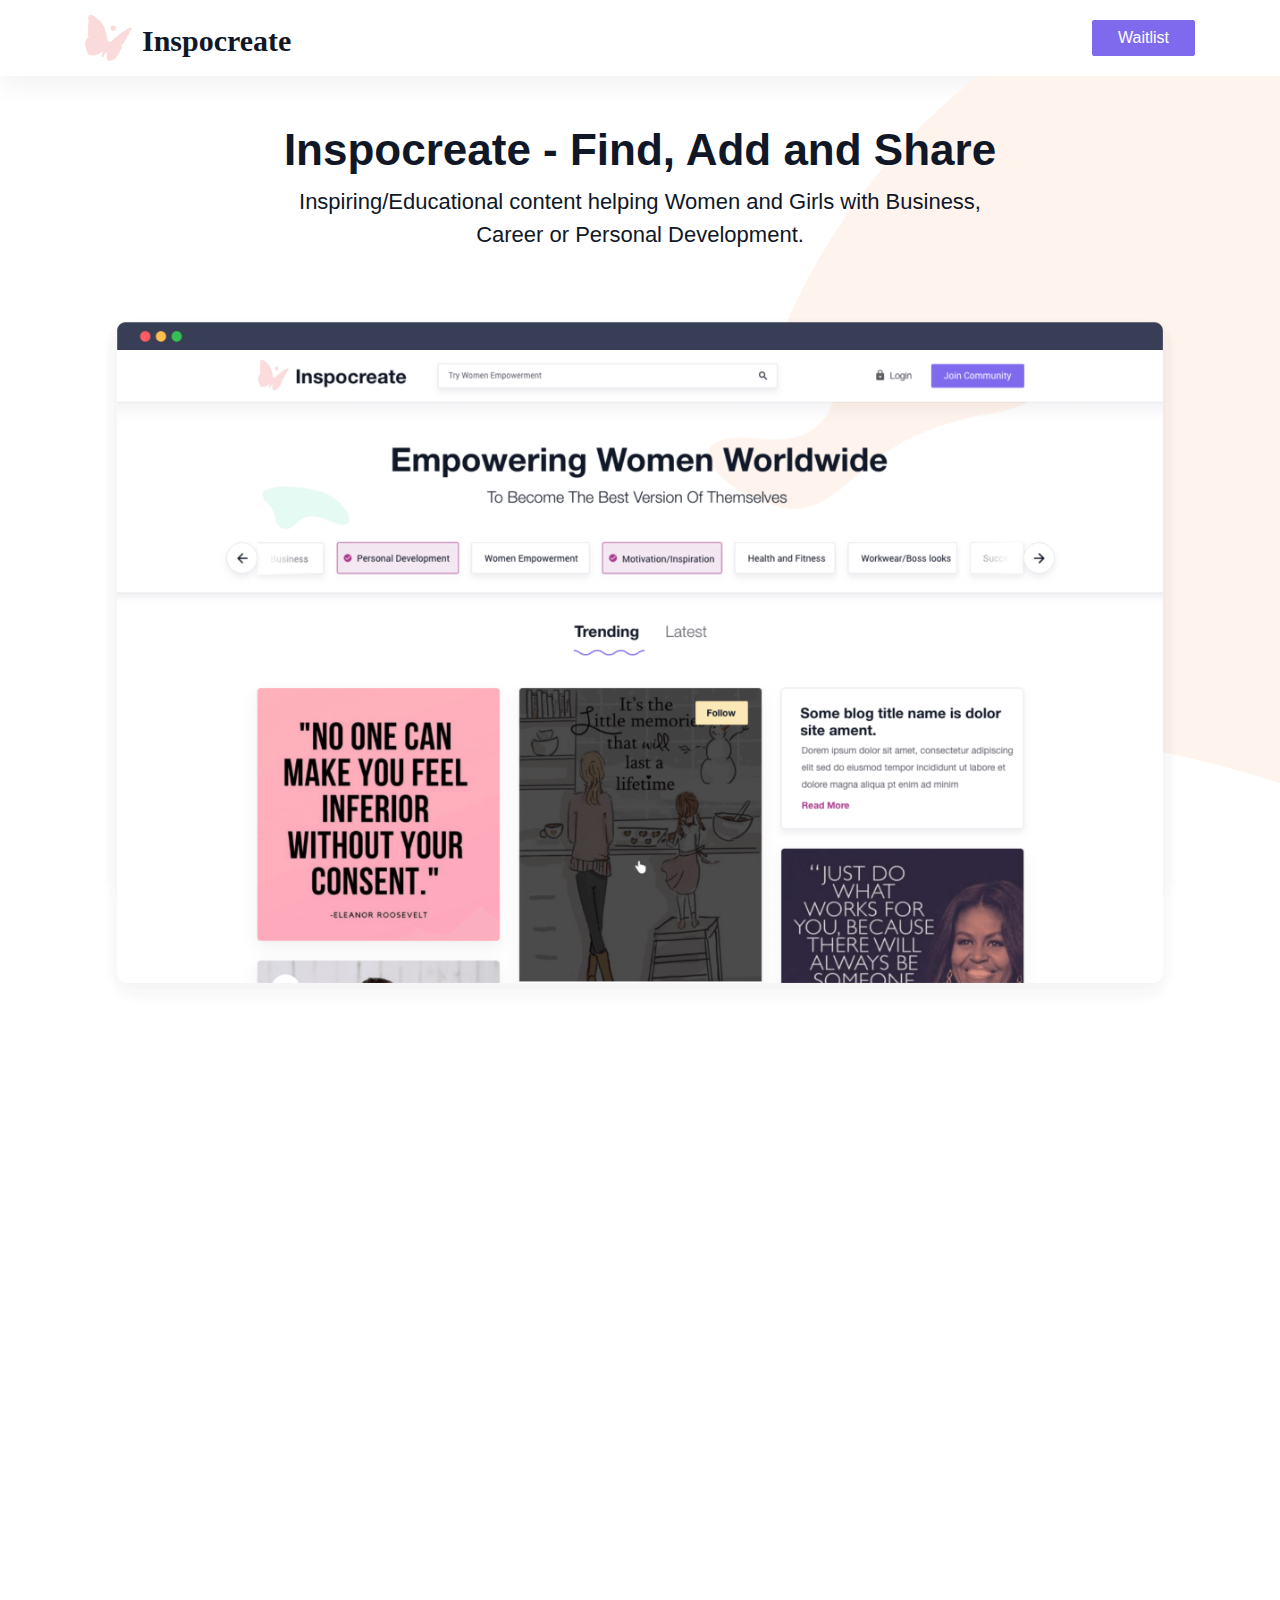
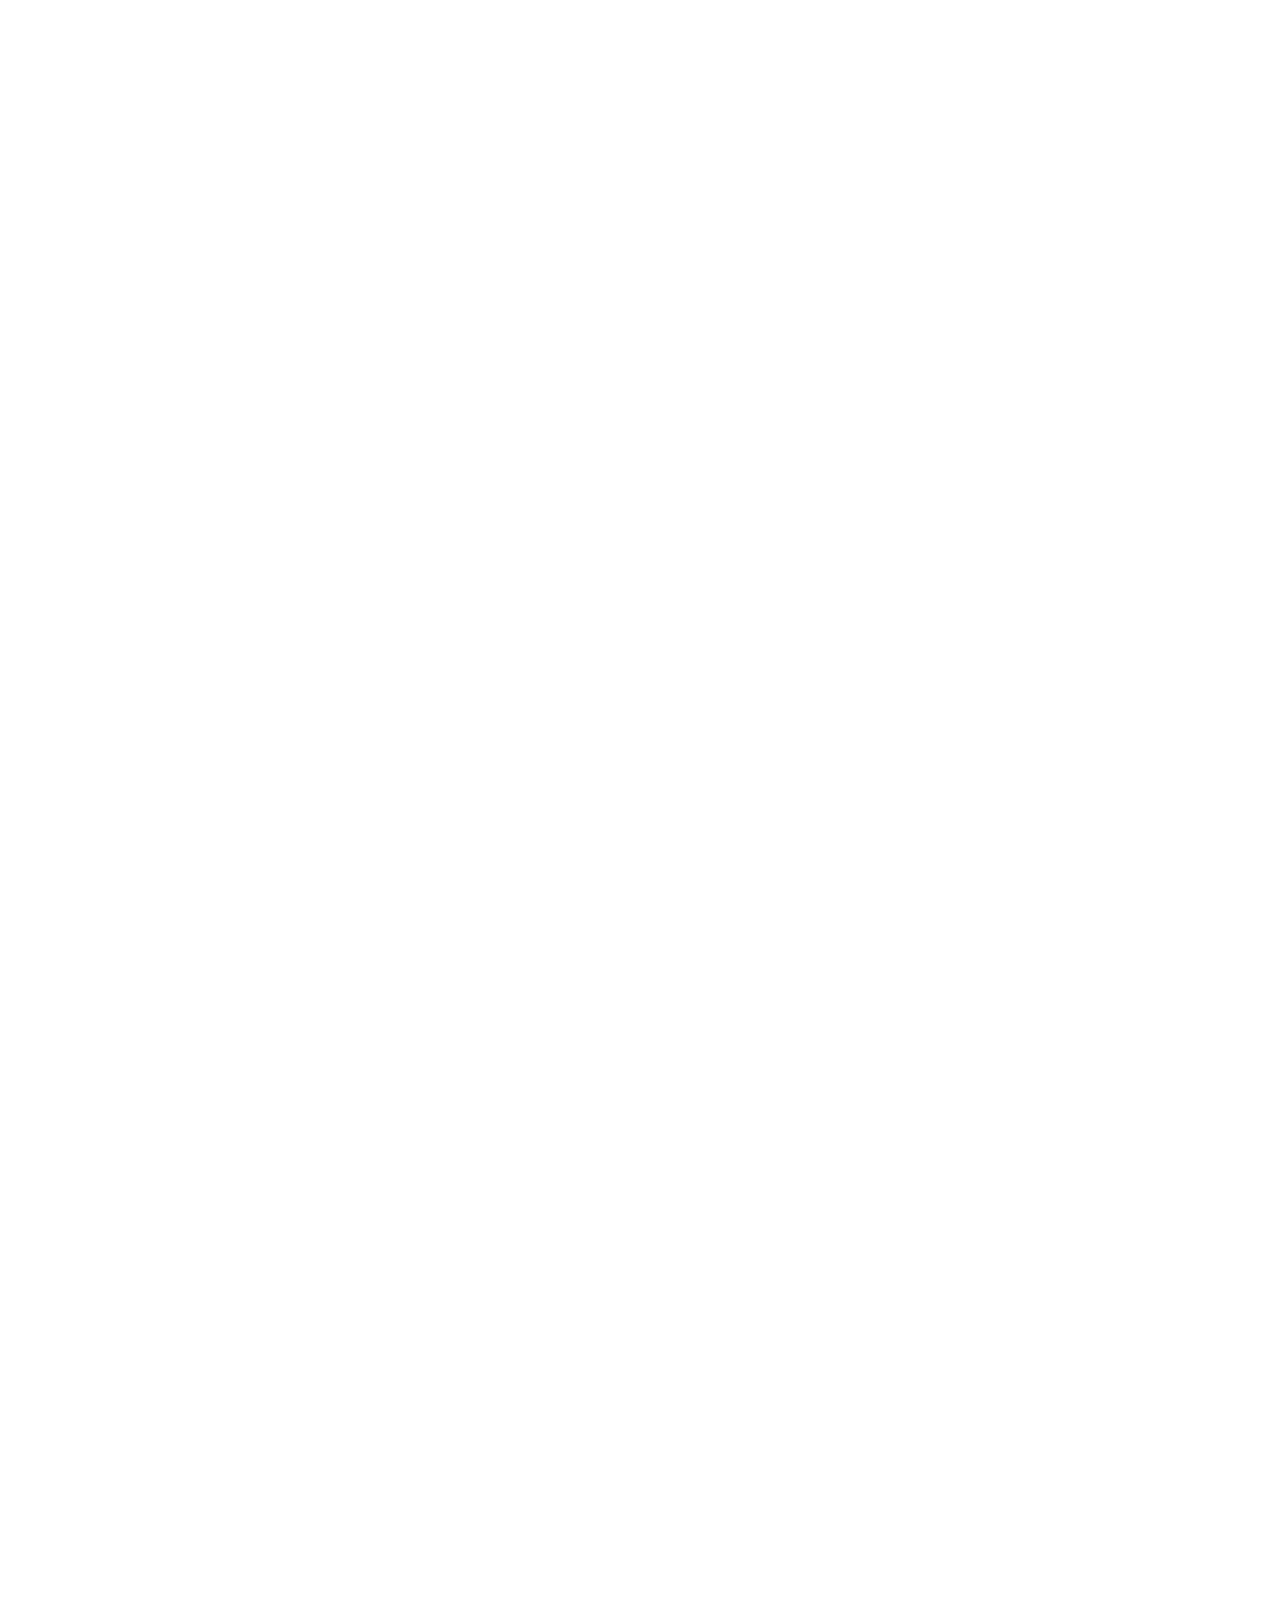
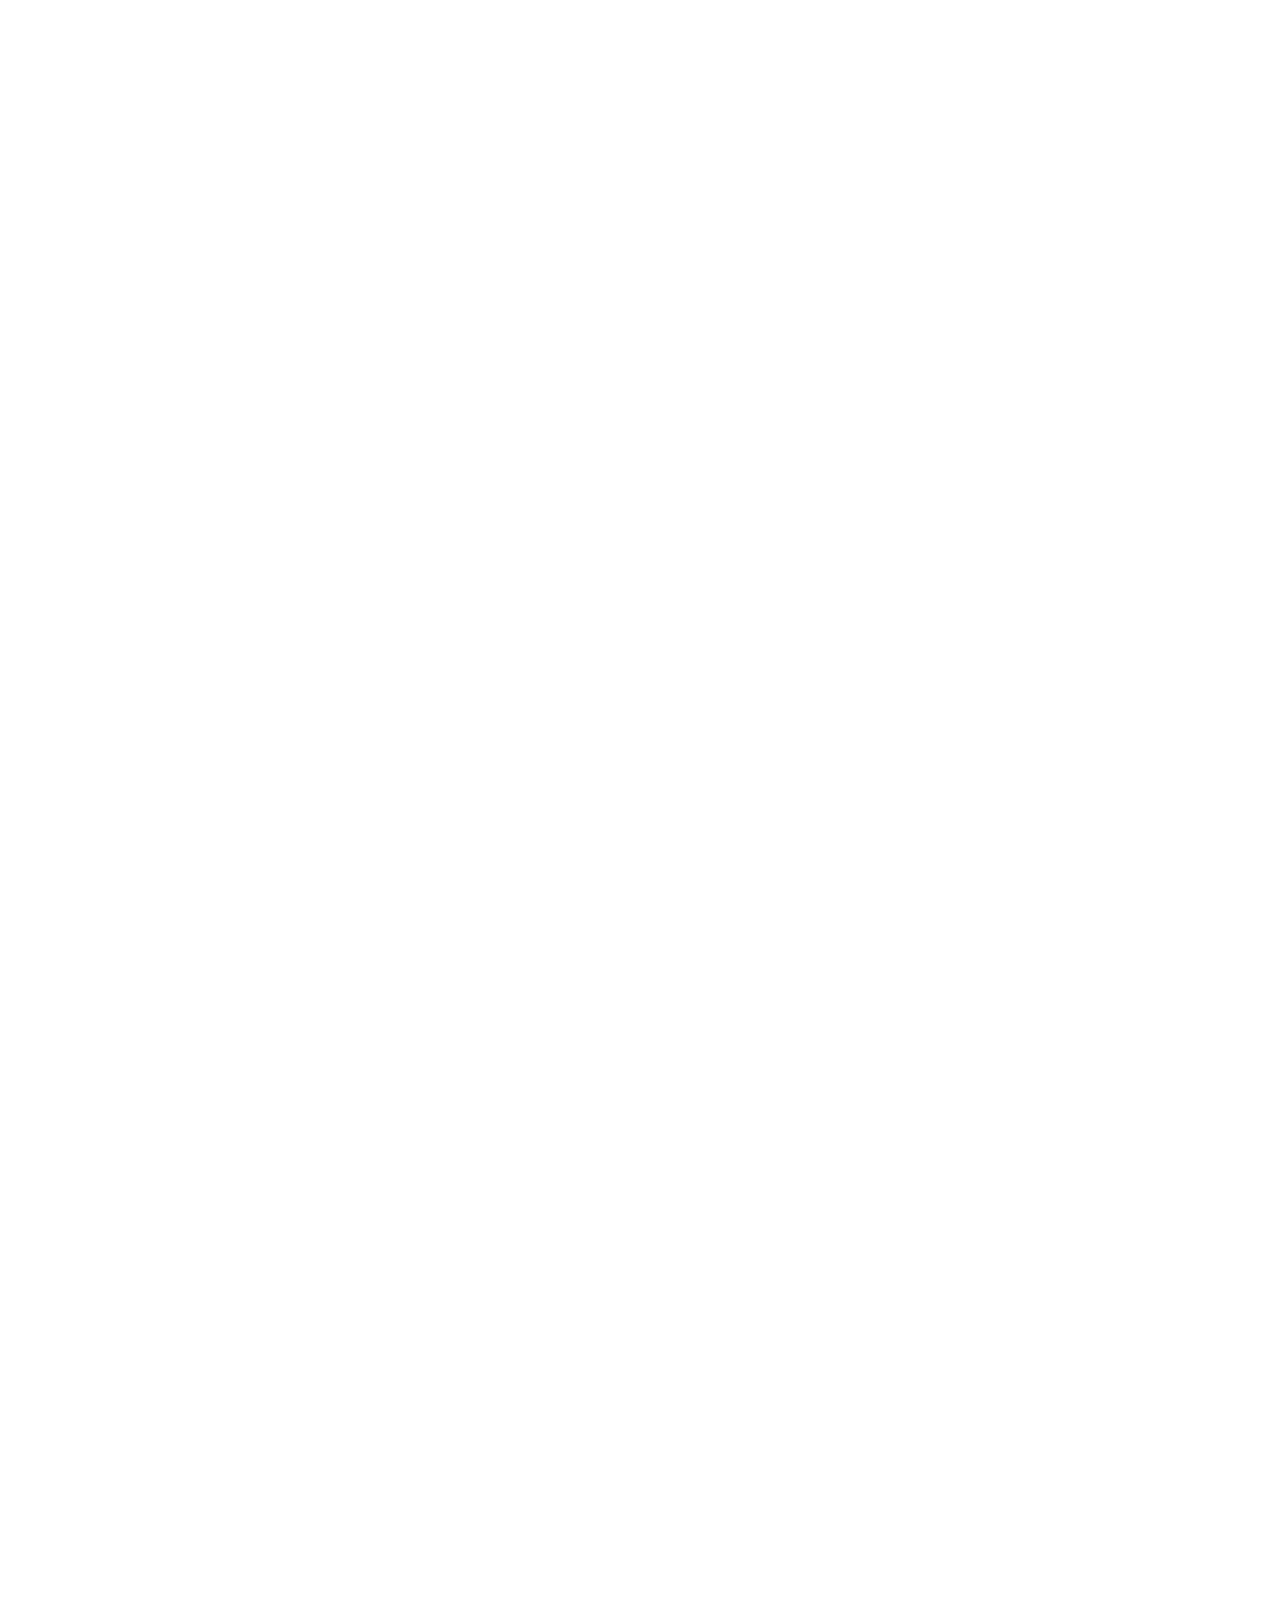
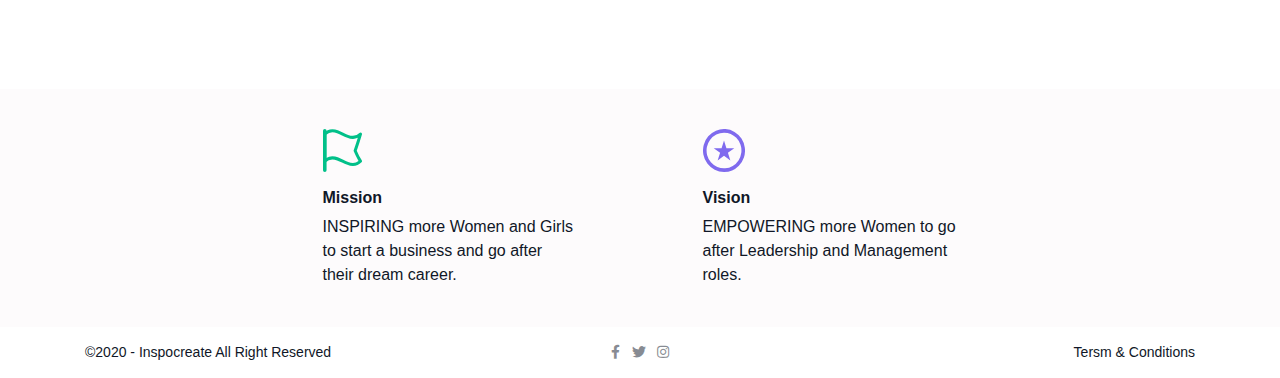
<file: index.html>
<!doctype html>
<html lang="en">
    <head>
        <!-- Required meta tags -->
        <meta charset="utf-8">
        <meta name="viewport" content="width=device-width, initial-scale=1, shrink-to-fit=no">

        <link rel="stylesheet" href="css/bootstrap.min.css" media="all" />
        <link rel="stylesheet" href="css/all.min.css" media="all" />
        <link rel="stylesheet" href="css/animate.min.css" media="all" />

        <link rel="stylesheet" href="css/colors.css" media="all" />
        <link rel="stylesheet" href="css/style.css" media="all" />
        <link rel="stylesheet" href="css/responsive.css" media="all" />

        <link rel="icon" href="img/favicon.svg" type="image/svg+xml" sizes="any" />

        <title>Inspocreate</title>
    </head>
    <body>
        <div class="ins-wrap">
            <!--Header Section Start-->
            <header class="ins-header">
                <div class="container">
                    <div class="row row-cols-2 align-items-center">
                        <div class="col">
                            <a class="ins-logo" href="index.html">
                                <img src="img/logo.svg" alt="logo">
                            </a>
                        </div>
                        <div class="col text-right">
                            <a class="btn btn-primary ins-btn" href="#waitlist" type="button">Waitlist</a>
                        </div>
                    </div>
                </div>
            </header>
            <!--Header Section End-->

            <!--Main Start-->
            <main>
                <!--Banner Section Start-->
                <section class="pt-5 ins-bg-shape">
                    <div class="container">
                        <div class="row justify-content-center">
                            <div class="col-lg-10 col-xl-8">
                                <div class="ins-infobox ins-text-dark mb-5 text-center wow fadeInUp">
                                    <h2 class="ins-title">Inspocreate - Find, Add and Share</h2>
                                    <p class="ins-text">Inspiring/Educational content helping Women and Girls with Business, Career or Personal Development.</p>
                                </div>
                            </div>
                            <div class="col-12">
                                <figure class="mb-0 wow fadeInUp">
                                    <img src="img/web-preview.png" alt="">
                                </figure>
                            </div>
                        </div>
                    </div>
                </section>
                <!--Banner Section End-->

                <!--About Section Start-->
                <section class="py-5">
                    <div class="container">
                        <div class="row align-items-center">
                            <div class="col-md-6">
                                <div class="ins-infobox ins-text-dark text-center text-md-left mb-5 mb-md-0 wow fadeInUp">
                                    <h2 class="ins-subtitle">About Inspocreate</h2>
                                    <p class="ins-tex">A one-stop platform where users and businesses can 
                                        find/add/share inspiring/educational Content helping 
                                        women and girls with business, career or personal 
                                        development.</p>
                                    <p class="ins-text">Inspiring Woman/Girls Worldwide to
                                        Become the Best Version of Themselves</p>
                                </div>
                            </div>
                            <div class="col-md-6 col-lg-5 offset-lg-1">
                                <figure class="mb-0 wow fadeInUp">
                                    <img src="img/team-network.svg" alt="">
                                </figure>
                            </div>
                        </div>
                    </div>
                </section>
                <!--About Section End-->
                
                <!--How It Works? Section Start-->
                <section class="py-5">
                    <div class="container">
                        <div class="row">
                            <div class="col">
                                <h2 class="ins-subtitle text-center mb-3 wow fadeInUp">How It Works?</h2>
                            </div>
                        </div>
                        <div class="row justify-content-center">
                            <div class="col-xl-10">
                                <div class="ins-timeline-wrap ins-ver-separator wow fadeInUp">
                                    <div class="ins-timeline-item wow fadeInLeft" data-wow-delay="0.6s">
                                        <div class="row row-cols-1 row-cols-md-2 flex-column flex-md-row align-items-center">
                                            <div class="col">
                                                <figure class="ins-timeline-img border rounded d-flex justify-content-center align-items-center mx-auto mr-md-0 mb-3 mb-md-0">
                                                    <img src="img/search-o.svg" alt="">
                                                </figure>
                                            </div>
                                            <div class="col">
                                                <div class="ins-timeline-content-box text-center text-md-left">
                                                    <h3 class="ins-timeline-counter">01</h3>
                                                    <p>Find Inspiring/Educational content based on your interest</p>
                                                </div>
                                            </div>
                                        </div>
                                    </div>
                                    <div class="ins-timeline-item wow fadeInRight" data-wow-delay="0.6s">
                                        <div class="row row-cols-1 row-cols-md-2 flex-column flex-md-row-reverse align-items-center">
                                            <div class="col">
                                                <figure class="ins-timeline-img border rounded d-flex justify-content-center align-items-center mx-auto ml-md-0 mb-3 mb-md-0">
                                                    <img src="img/file-o.svg" alt="">
                                                </figure>
                                            </div>
                                            <div class="col">
                                                <div class="ins-timeline-content-box text-center text-md-right">
                                                    <h3 class="ins-timeline-counter">02</h3>
                                                    <p>Add Inspiring/Educational 
                                                        content directly to INSPOCREATE </p>
                                                </div>
                                            </div>
                                        </div>
                                    </div>
                                    <div class="ins-timeline-item wow fadeInLeft" data-wow-delay="0.6s">
                                        <div class="row row-cols-1 row-cols-md-2 flex-column flex-md-row align-items-center">
                                            <div class="col">
                                                <figure class="ins-timeline-img border rounded d-flex justify-content-center align-items-center mx-auto mr-md-0 mb-3 mb-md-0">
                                                    <img src="img/share-o.svg" alt="">
                                                </figure>
                                            </div>
                                            <div class="col">
                                                <div class="ins-timeline-content-box text-center text-md-left">
                                                    <h3 class="ins-timeline-counter">03</h3>
                                                    <p>Share Inspiring/Educational content 
                                                        from other sites to INSPOCREATE</p>
                                                </div>
                                            </div>
                                        </div>
                                    </div>
                                    <div class="ins-timeline-item wow fadeInRight" data-wow-delay="0.6s">
                                        <div class="row row-cols-1 row-cols-md-2 flex-column flex-md-row-reverse align-items-center">
                                            <div class="col">
                                                <figure class="ins-timeline-img border rounded d-flex justify-content-center align-items-center mx-auto ml-md-0 mb-3 mb-md-0">
                                                    <img src="img/alert-o.svg" alt="">
                                                </figure>
                                            </div>
                                            <div class="col">
                                                <div class="ins-timeline-content-box text-center text-md-right">
                                                    <h3 class="ins-timeline-counter">04</h3>
                                                    <p>We recommend users and content
                                                        to follow based on your interests</p>
                                                </div>
                                            </div>
                                        </div>
                                    </div>
                                    <div class="ins-timeline-item wow fadeInLeft" data-wow-delay="0.6s">
                                        <div class="row row-cols-1 row-cols-md-2 flex-column flex-md-row align-items-center">
                                            <div class="col">
                                                <figure class="ins-timeline-img border rounded d-flex justify-content-center align-items-center mx-auto mr-md-0 mb-3 mb-md-0">
                                                    <img src="img/send-o.svg" alt="">
                                                </figure>
                                            </div>
                                            <div class="col">
                                                <div class="ins-timeline-content-box text-center text-md-left">
                                                    <h3 class="ins-timeline-counter">05</h3>
                                                    <p>Get Inspirational and Education content 
                                                        sent directly to you based on your interests</p>
                                                </div>
                                            </div>
                                        </div>
                                    </div>
                                    <div class="ins-timeline-item wow fadeInRight" data-wow-delay="0.6s">
                                        <div class="row row-cols-1 row-cols-md-2 flex-column flex-md-row-reverse align-items-center">
                                            <div class="col">
                                                <figure class="ins-timeline-img border rounded d-flex justify-content-center align-items-center mx-auto ml-md-0 mb-3 mb-md-0">
                                                    <img src="img/collection-o.svg" alt="">
                                                </figure>
                                            </div>
                                            <div class="col">
                                                <div class="ins-timeline-content-box text-center text-md-right">
                                                    <h3 class="ins-timeline-counter">06</h3>
                                                    <p>Add content that you 
                                                        love to your collections</p>
                                                </div>
                                            </div>
                                        </div>
                                    </div>
                                </div>
                            </div>
                        </div>
                    </div>
                </section>
                <!--How It Works? Section End-->

                <!--Are You Section Start-->
                <section class="pt-5">
                    <div class="container">
                        <div class="row">
                            <div class="col">
                                <h2 class="ins-subtitle text-center mb-3 wow fadeInUp">Are You?</h2>
                            </div>
                        </div>
                        <div class="row row-cols-1 row-cols-md-3 ins-ver-separator wow fadeInUp">
                            <div class="col py-3 wow fadeInLeft" data-wow-delay="0.9s">
                                <div class="ins-info-card ins-text-dark text-center border rounded h-100 p-4 d-flex flex-column justify-content-around">
                                    <figure>
                                        <img src="img/graph.svg" alt="">
                                    </figure>
                                    <p>Wanting to start a business
                                        or get into a specific career
                                        but don’t know where to start?</p>
                                </div>
                            </div>
                            <div class="col py-3 wow fadeInUp" data-wow-delay="0.6s">
                                <div class="ins-info-card ins-text-dark text-center border rounded h-100 p-4 d-flex flex-column justify-content-around">
                                    <figure>
                                        <img src="img/search.svg" alt="">
                                    </figure>
                                    <p>Looking for a platform that provides 
                                        Inspirational/Education content?</p>
                                </div>
                            </div>
                            <div class="col py-3 wow fadeInRight" data-wow-delay="0.9s">
                                <div class="ins-info-card ins-text-dark text-center border rounded h-100 p-4 d-flex flex-column justify-content-around">
                                    <figure>
                                        <img src="img/potential-graph.svg" alt="">
                                    </figure>
                                    <p>Wanting to be Inspired/Empowered 
                                        to achieve your potential?</p>
                                </div>
                            </div>
                        </div>
                    </div>
                </section>
                <!--Are You Section End-->

                <!--Contact Section Start-->
                <section id="waitlist" class="pt-4 pb-5">
                    <div class="container">
                        <div class="row justify-content-md-center">
                            <div class="col-md-11 col-lg-8">
                                <div class="ins-infobox ins-text-dark text-center mb-5 wow fadeInUp">
                                    <h2 class="ins-subtitle">Then INSPOCREATE is the platform for you!</h2>
                                    <p class="ins-text">Register your interest below and be one of the very first people
                                        to use the network before we go live globally!</p>
                                </div>
                                <form class="ins-contact-form border rounded p-4 wow fadeInUp" action="" method="post">
                                    <div class="row">
                                        <div class="form-group col-md-6 mb-4">
                                            <label for="f-name">First Name</label>
                                            <input type="text" name="f-name" id="f-name" class="form-control" placeholder="John">
                                        </div>
                                        <div class="form-group col-md-6 mb-4">
                                            <label for="l-name">Last Name</label>
                                            <input type="text" name="l-name" id="l-name" class="form-control" placeholder="Smiths">
                                        </div>
                                        <div class="form-group col-md-6 mb-4">
                                            <label for="email">Email Address</label>
                                            <input type="email" name="email" id="email" class="form-control" placeholder="johnsmiths@websitename.com" required="">
                                        </div>
                                        <div class="form-group col-md-6 mb-4">
                                            <label for="gender">Gender</label>
                                            <input type="text" name="gender" id="gender" class="form-control" placeholder="Female">
                                        </div>
                                        <div class="form-group col-md-6 mb-5 mb-md-2">
                                            <label for="country">Country</label>
                                            <input type="text" name="country" id="country" class="form-control" placeholder="United States">
                                        </div>
                                        <div class="form-group col-md-6 mb-2 d-md-flex">
                                            <button class="btn btn-primary btn-block ins-btn align-self-md-end" type="submit">Submit</button>
                                        </div>
                                    </div>
                                </form>
                            </div>
                        </div>
                    </div>
                </section>
                <!--Contact Section End-->

            </main>
            <!--Main End-->

            <!--Footer Section Start-->
            <footer class="ins-footer">
                <div class="ins-footer-top">
                    <div class="container">
                        <div class="row justify-content-md-center">
                            <div class="col-sm-6 col-md-5 col-lg-4 col-xl-3 mb-5 mb-sm-0">
                                <div class="ins-footer-card ins-text-dark text-center text-sm-left">
                                    <figure class="ins-card-img">
                                        <img src="img/mission.svg" alt="Mission">
                                    </figure>
                                    <h5 class="ins-small-title">Mission</h5>
                                    <p class="mb-0">INSPIRING more Women and Girls to start a business and go after their dream career.</p>
                                </div>
                            </div>
                            <div class="col-sm-6 col-md-5 col-lg-4 col-xl-3 offset-md-1">
                                <div class="ins-footer-card text-center text-sm-left">
                                    <figure class="ins-card-img">
                                        <img src="img/vision.svg" alt="Vision">
                                    </figure>
                                    <h5 class="ins-small-title">Vision</h5>
                                    <p class="mb-0">EMPOWERING more Women to go after Leadership and Management roles. </p>
                                </div>
                            </div>
                        </div>
                    </div>
                </div>
                <div class="ins-copyright-footer">
                    <div class="container">
                        <div class="row align-items-md-center">
                            <div class="col-md-5 text-center text-md-left">
                                <p class="mb-0">©2020 - Inspocreate All Right Reserved</p>
                            </div>
                            <div class="col-md-2 py-2 py-md-0 text-center">
                                <ul class="ins-social-links list-inline mb-0">
									<li class="list-inline-item">
										<a href="#" target="_blank"><i class="fab fa-facebook-f"></i></a>
									</li>
									<li class="list-inline-item">
										<a href="#" target="_blank"><i class="fab fa-twitter"></i></a>
									</li>
									<li class="list-inline-item">
										<a href="#" target="_blank"><i class="fab fa-instagram"></i></a>
									</li>
								</ul>
                            </div>
                            <div class="col-md-5 text-center text-md-right">
                                <ul class="ins-footer-menu list-inline mb-0">
									<li class="list-inline-item">
										<a href="#">Tersm & Conditions</a>
									</li>
								</ul>
                            </div>
                        </div>
                    </div>
                </div>
            </footer>
            <!--Footer Section End-->
        </div>


        <!-- jQuery library -->
        <script src="js/jquery-3.4.1.min.js"></script>
        <script src="js/wow.min.js"></script>

        <script src="js/custom-script.js"></script>
    
    </body>
</html>
</file>
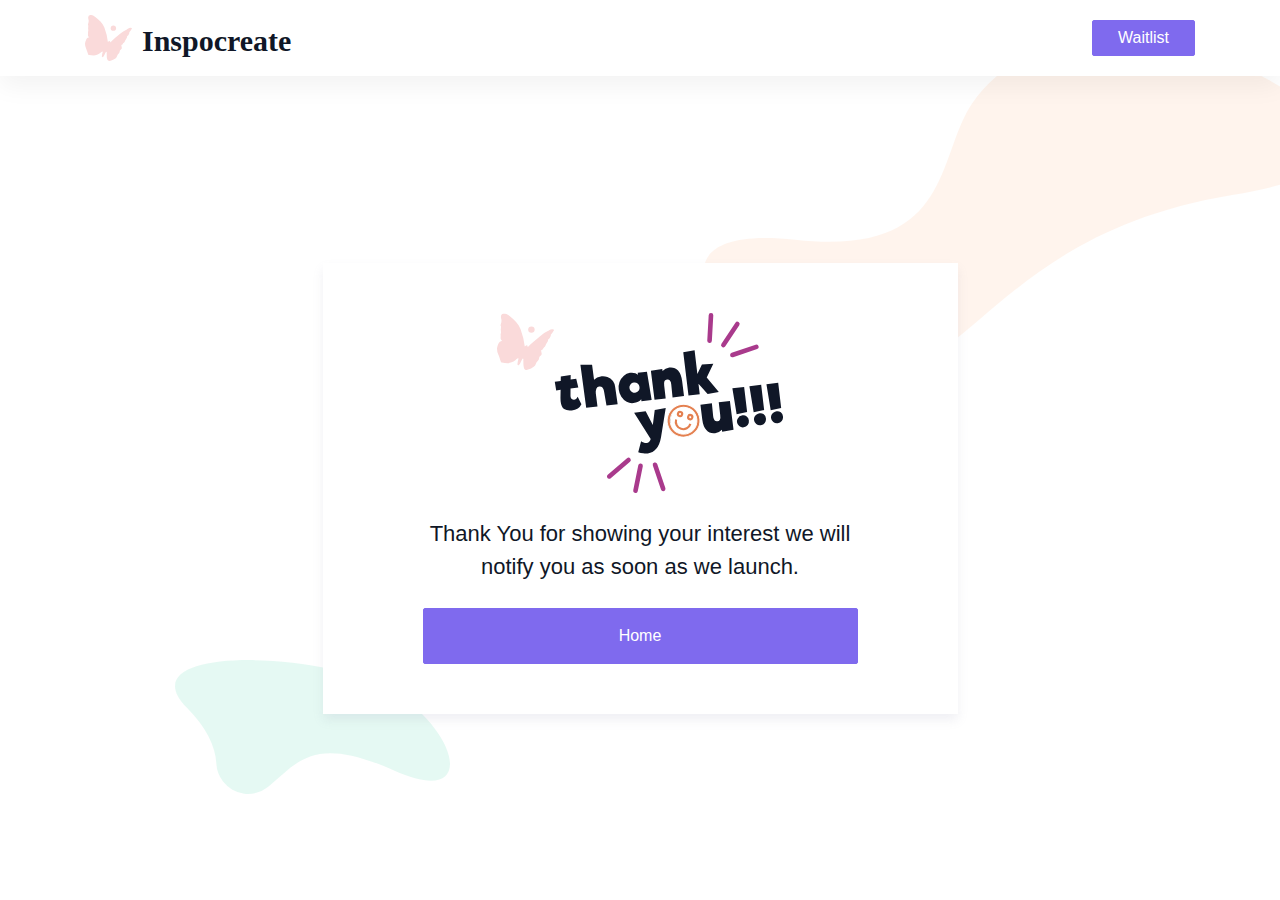
<file: thank-you.html>
<!DOCTYPE html>
<html lang="en">
<head>
    <!-- Required meta tags -->
    <meta charset="utf-8">
    <meta name="viewport" content="width=device-width, initial-scale=1, shrink-to-fit=no">

    <link rel="stylesheet" href="css/bootstrap.min.css" media="all" />
    <link rel="stylesheet" href="css/all.min.css" media="all" />
    <link rel="stylesheet" href="css/animate.min.css" media="all" />

    <link rel="stylesheet" href="css/colors.css" media="all" />
    <link rel="stylesheet" href="css/style.css" media="all" />
    <link rel="stylesheet" href="css/responsive.css" media="all" />

    <link rel="icon" href="img/favicon.svg" type="image/svg+xml" sizes="any" />

    <title>Inspocreate</title>
</head>
<body>
    <div class="ins-wrap">
        <!--Header Section Start-->
        <header class="ins-header">
            <div class="container">
                <div class="row row-cols-2 align-items-center">
                    <div class="col">
                        <a class="ins-logo" href="index.html">
                            <img src="img/logo.svg" alt="logo">
                        </a>
                    </div>
                    <div class="col text-right">
                        <a class="btn btn-primary ins-btn" href="index.html#waitlist" type="button">Waitlist</a>
                    </div>
                </div>
            </div>
        </header>
        <!--Header Section End-->

        <!--Banner Section Start-->
        <section class="py-5 ins-full-screen overflow-hidden">
            <div class="container h-100">
                <div class="row justify-content-center align-items-center h-100">
                    <div class="col-md-9 col-lg-8 col-xl-7">
                        <div class="ins-thankyou-box ins-text-dark wow fadeInUp">
                            <figure class="figure">
                                <img class="figure-img img-fluid" src="img/thank-you.svg" alt="">
                            </figure>
                            <p class="ins-text">Thank You for showing your interest 
                                we will notify you as soon as we launch.</p>
                            <a class="btn btn-primary btn-block ins-btn" href="index.html" role="button">Home</a>
                        </div>
                    </div>
                </div>
            </div>
        </section>
        <!--Banner Section End-->

    </div>
</body>
</html>
</file>
<file: css/colors.css>
/* Dark */
.ins-text-dark,
.ins-title,
.ins-subtitle,
p,
body {
    color: #101727;
}

.ins-footer-top {
    background-color: rgba(250, 246, 247, 0.4);
}

/* Secondary */
.ins-btn:hover {
    background-color: #a93a8c;
    border-color: #a93a8c;
}
</file>
<file: css/style.css>
html {
    scroll-behavior: smooth;
}
body {
    font-family: Helvetica;
}

img {
    max-width: 100%;
}

/* Header */
.ins-header {
    box-shadow: 0 10px 24px rgba(0,0,0,0.05);
    padding: 15px 0;
    background-color: #fff;
}

/* Button */
.ins-btn {
    background-color: #7F6AEE;
    border-color: #7F6AEE;
    padding: 5px 25px;
    border-radius: 2px;
}


/* Title */
.ins-title {
    font-size: 44px;
    font-weight: bold;
}

/* Sub Title  */
.ins-subtitle {
    font-weight: bold;
    font-size: 32px;
}

/* Small Title  */
.ins-small-title {
    font-weight: bold;
    font-size: 16px;
}

/* Text */
.ins-text {
    font-size: 22px;
    font-weight: 300;
    margin-bottom: 0;
    line-height: 1.5;
}

/* Footer */
.ins-footer-top {
    padding: 40px 0;
}
.ins-card-img img {
    height: 43px;
}
.ins-copyright-footer {
    padding: 15px 0;
    font-size: 14px;
    background-color: #fff;
}
.ins-footer-menu a {
    color: #101727;
    text-decoration: none;
}
.ins-footer-menu a:hover {
    text-decoration: underline;
}
.ins-social-links a {
    color: rgb(16, 23, 39, 0.5);
}
.ins-social-links a:hover {
    color: #7F6AEE;
}

/* Shape */
.ins-bg-shape {
    background-image: url(../img/bg-shape.svg);
    background-repeat: no-repeat;
    background-position: 750px -100px;
    background-size: contain;
 }

/* Contact Form  */
.ins-contact-form {
    box-shadow: 0 6px 10px 0 rgba(131, 134, 163, 0.12);
}
.ins-contact-form input, .ins-contact-form textarea, .ins-contact-form .custom-file-label {
    border-radius: 2px;
    box-shadow: 0 6px 10px 0 rgba(131, 134, 163, 0.12);
    border: solid 1px #e0e3e7;
    font-size: 14px;
}
.ins-contact-form input, 
.ins-contact-form .custom-file-label,
.ins-contact-form .ins-btn {
    height: 50px;
}
.ins-contact-form .ins-btn {
    border: 1px solid #E0E3E7;
}


/* Are You */
.ins-info-card {
    background-color: #fff;
    box-shadow: 0 6px 10px 0 rgba(131, 134, 163, 0.12);
}
.ins-info-card p {
    margin-bottom: 0;
}


/* Vertical Separator  */
.ins-ver-separator {
    padding-top: 100px;
    padding-bottom: 100px;
    position: relative;
    z-index: 1;
}
.ins-ver-separator::before {
    content: '';
    position: absolute;
    top: 0;
    left: 50%;
    border-left: 2px dashed #707070;
    height: 100%;
    z-index: -1;
}


/* Timeline */
.ins-timeline-wrap {
    padding-bottom: 0;
}
.ins-timeline-item {
    background-color: #fff;
    padding: 15px 0;
    margin-bottom: 150px;
}
.ins-timeline-item:last-child {
    margin-bottom: 0;
}
.ins-timeline-img {
    background-color: #fff;
    box-shadow: 0 6px 10px 0 rgba(131, 134, 163, 0.12);
    width: 200px;
    height: 200px;
    margin-bottom: 0;
}
.ins-timeline-counter {
    font-size: 85px;
    font-weight: 700;
    color: rgba(16, 23, 39, 0.1);
    line-height: 70px;
}
.ins-timeline-content-box {
    padding: 12px 0;
}
.ins-timeline-content-box p {
    font-size: 22px;
    line-height: 1.4;
    margin-bottom: 0;
}

/* Thank you Page  */
.ins-full-screen {
    height: calc(100vh - 76.45px);
}
.ins-thankyou-box {
    position: relative;
    padding: 50px 100px;
    background-color: #fff;
    box-shadow: 0 6px 10px 0 rgba(131, 134, 163, 0.12);
    text-align: center;
}
.ins-thankyou-box::before {
    content: '';
    position: absolute;
    bottom: 75%;
    left: 60%;
    background-image: url(../img/pink-bg.svg);
    width: 632px;
    height: 357px;
    background-repeat: no-repeat;
    background-size: contain;
    z-index: -1;
}
.ins-thankyou-box::after {
    content: '';
    position: absolute;
    top: 88%;
    right: 80%;
    background-image: url(../img/blue-bg.svg);
    width: 275px;
    height: 134px;
    background-repeat: no-repeat;
    background-size: contain;
    z-index: -1;
}
.ins-thankyou-box .figure img {
    height: 180px;
}
.ins-thankyou-box .ins-btn {
    padding-top: 15px;
    padding-bottom: 15px;
    margin-top: 25px;
}
</file>
<file: css/responsive.css>
/* Responsive CSS */


/* Breakpoint max-width 991px */
@media only screen and (max-width: 991.98px) {
    .ins-thankyou-box {
        padding: 50px 60px;
    }
}


/* Breakpoint max-width 767px */
@media only screen and (max-width: 767.98px) {
    .ins-title {
        font-size: 30px;
    }

    .ins-text {
        font-size: 18px;
    }

    .ins-subtitle {
        font-size: 26px;
    }

    .ins-timeline-item {
        margin-bottom: 100px;
    }
    .ins-timeline-content-box p {
        font-size: 18px;
    }
}

/* Breakpoint max-width 575px */
@media only screen and (max-width: 575.98px) {
    .ins-thankyou-box {
        padding: 30px 20px;
    }
    .ins-thankyou-box .figure img {
        height: 120px;
    }
}
</file>
